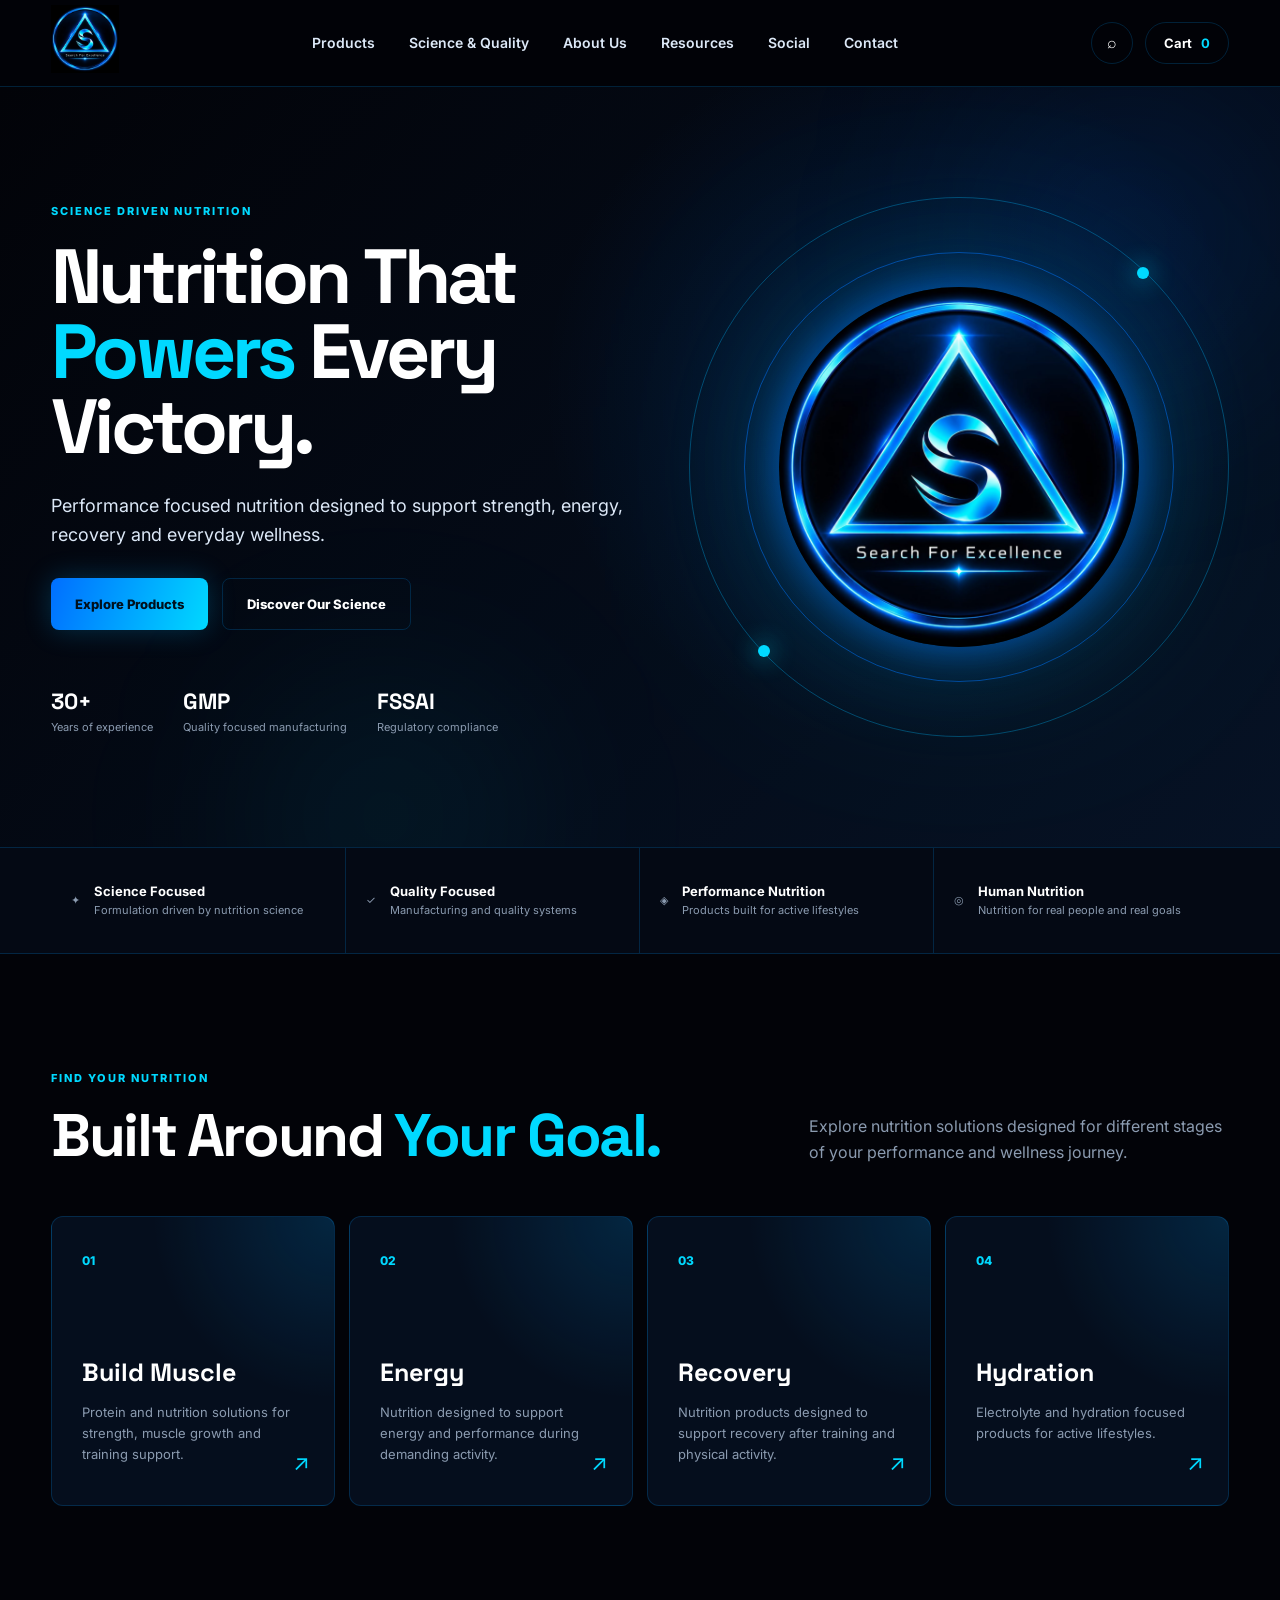
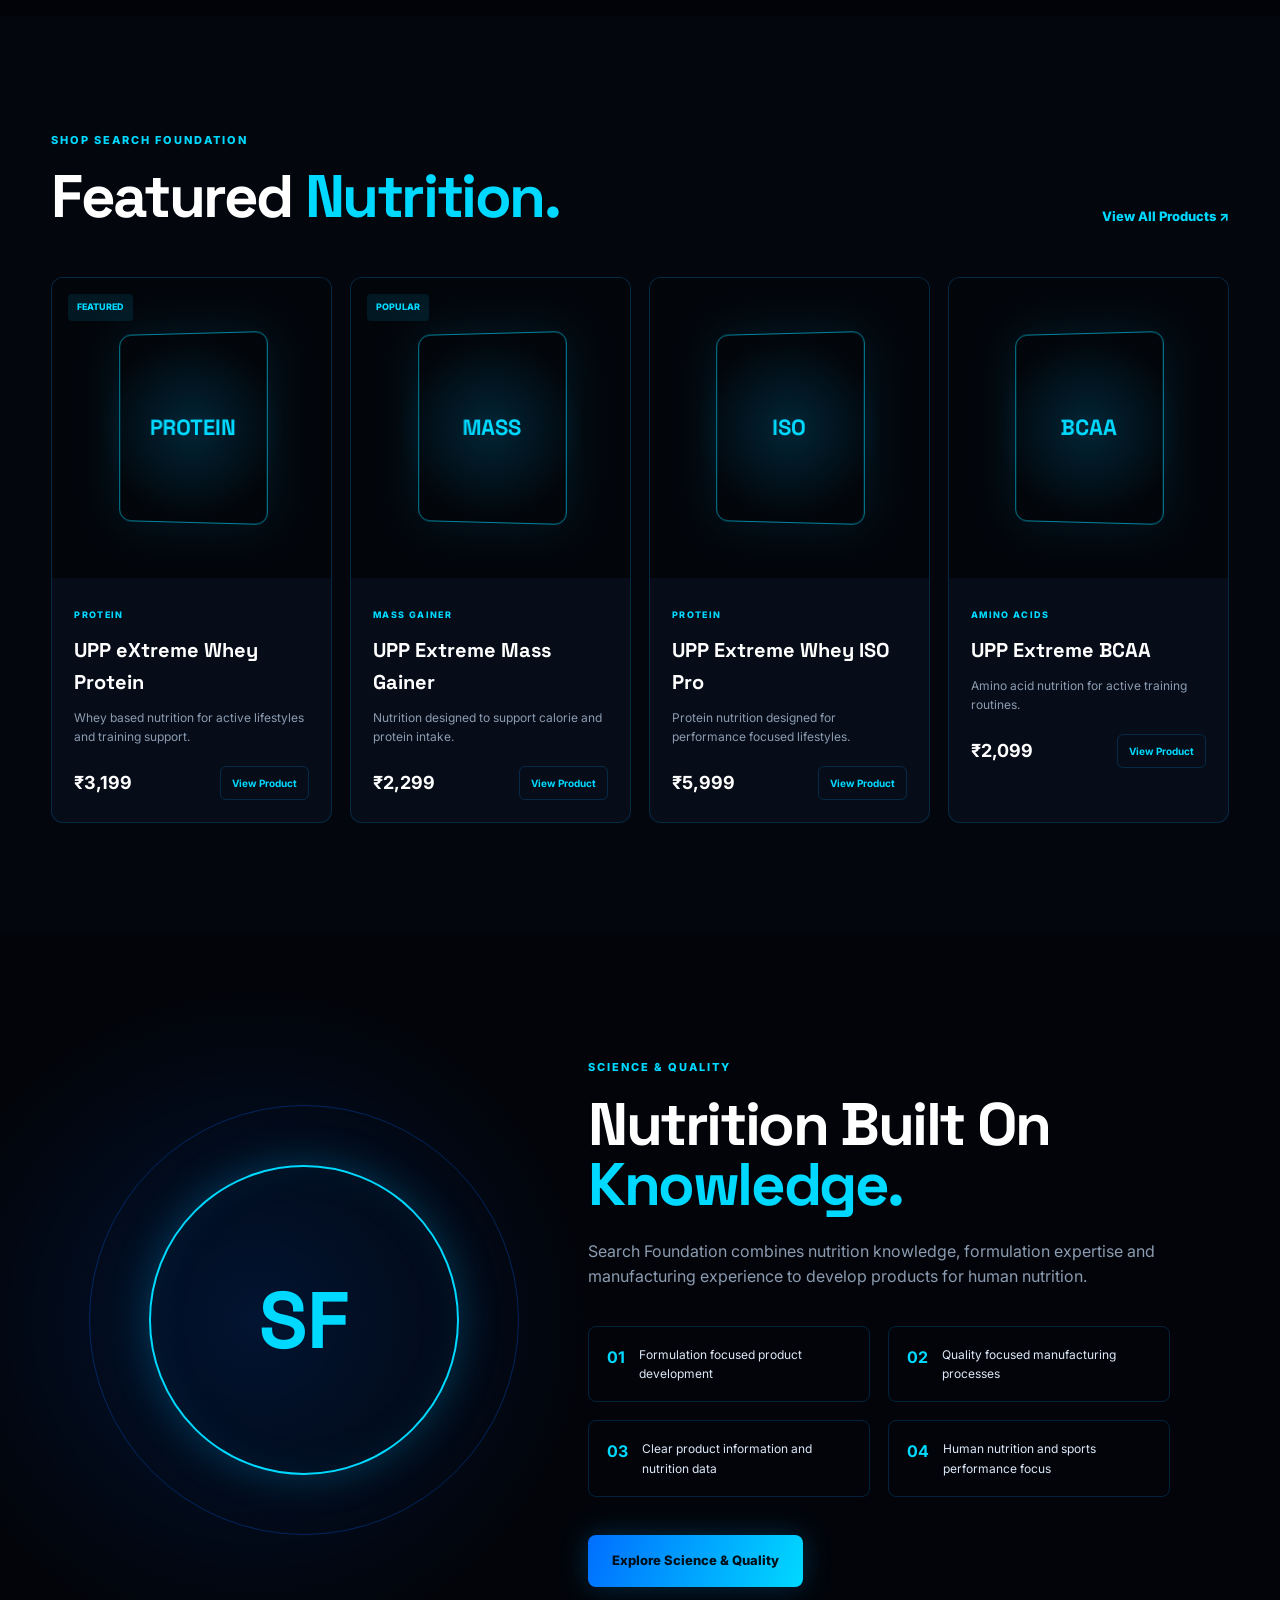
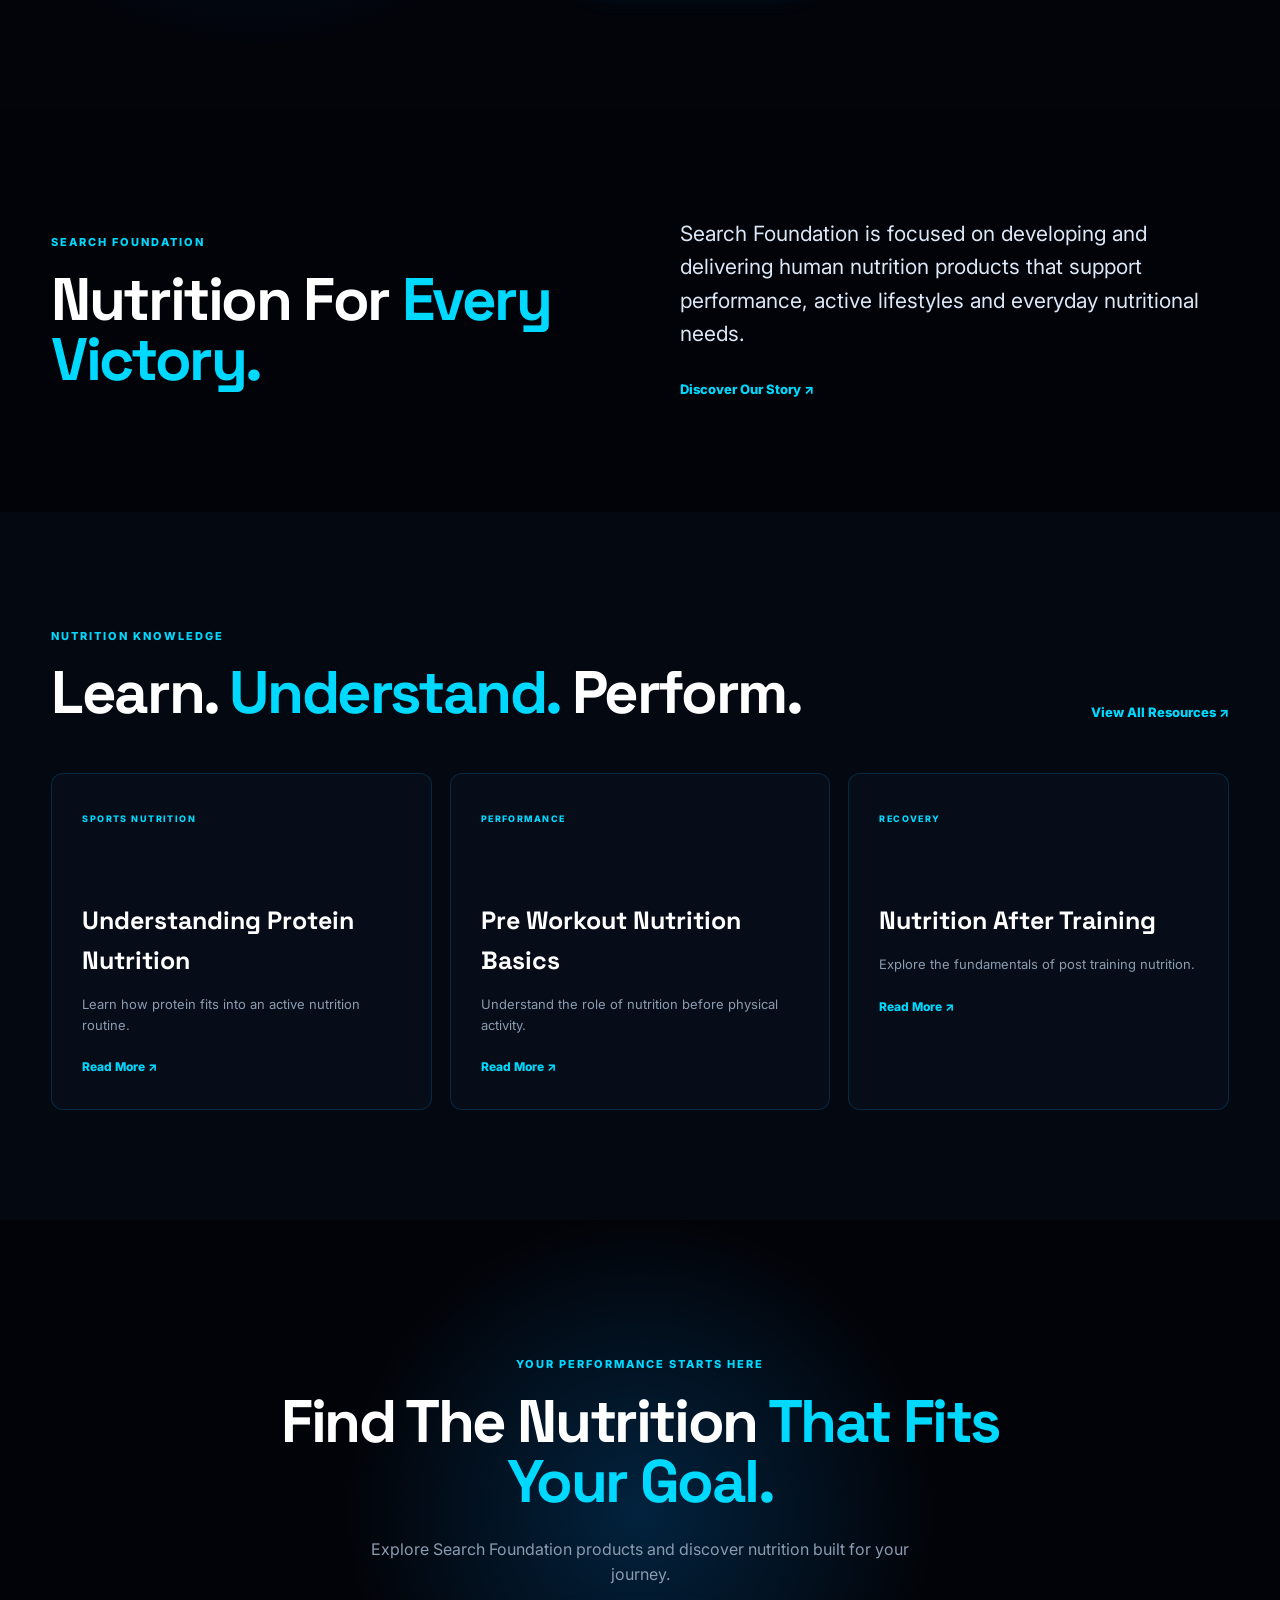
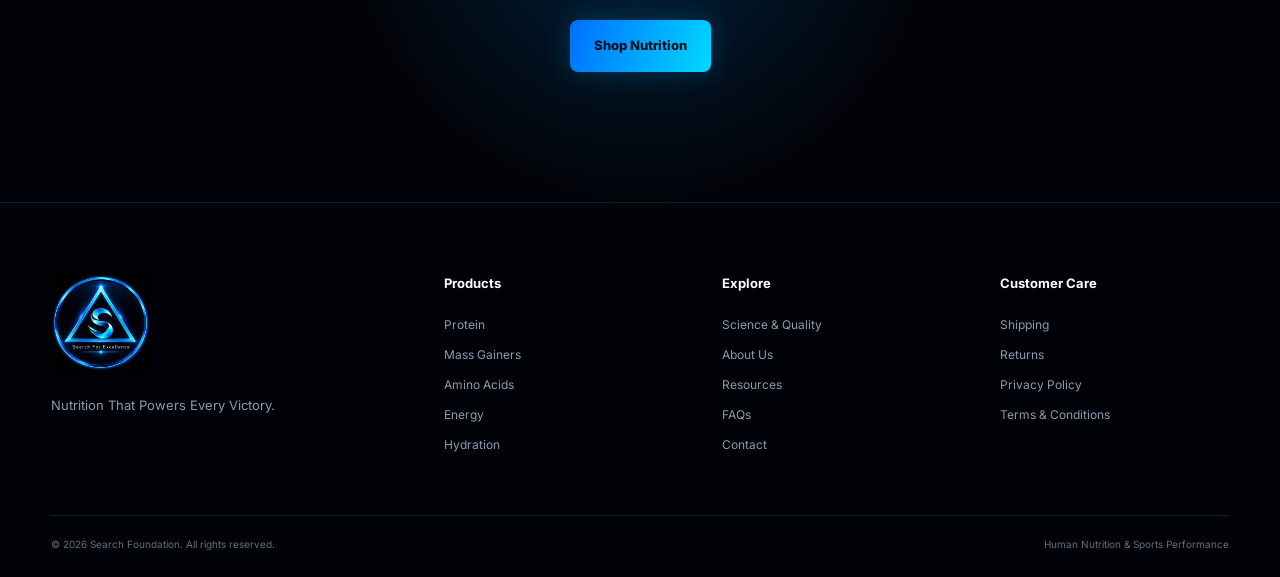
<file: index.html>
<!DOCTYPE html>
<html lang="en">
<head>
    <meta charset="UTF-8">

    <meta
        name="viewport"
        content="width=device-width, initial-scale=1.0"
    >

    <meta
        name="description"
        content="Search Foundation develops sports nutrition and human nutrition products designed to support performance, recovery, energy and everyday wellness."
    >

    <title>
        Search Foundation | Nutrition That Powers Every Victory
    </title>

    <link rel="preconnect" href="https://fonts.googleapis.com">

    <link
        href="https://fonts.googleapis.com/css2?family=Inter:wght@400;500;600;700;800&family=Space+Grotesk:wght@500;600;700&display=swap"
        rel="stylesheet"
    >

    <link
        rel="stylesheet"
        href="styles.css"
    >
</head>

<body>

    <!-- Header -->

    <header class="siteHeader">

        <div class="headerContainer">

            <a
                href="#"
                class="brand"
                aria-label="Search Foundation home"
            >
                <img
                    src="assets/sflogo.jpg"
                    alt="Search Foundation"
                    class="brandLogo"
                >
            </a>

            <nav class="desktopNav">

                <a href="products.html">Products</a>

                <a href="#science">Science & Quality</a>

                <a href="about.html">About Us</a>

                <a href="#resources">Resources</a>

                <a href="social.html">Social</a>

                <a href="#contact">Contact</a>

            </nav>

            <div class="headerActions">

                <button
                    class="iconButton"
                    aria-label="Search"
                    id="searchButton"
                >
                    ⌕
                </button>

                <a
                    href="products.html"
                    class="cartButton"
                >
                    Cart
                    <span class="cartCount">0</span>
                </a>

                <button
                    class="menuButton"
                    id="menuButton"
                    aria-label="Open menu"
                >
                    ☰
                </button>

            </div>

        </div>

        <!-- Mobile navigation -->

        <div
            class="mobileNav"
            id="mobileNav"
        >

            <a href="products.html">Products</a>

            <a href="#science">Science & Quality</a>

            <a href="#about">About Us</a>

            <a href="#resources">Resources</a>

            <a href="#contact">Contact</a>

        </div>

    </header>


    <!-- Hero -->

    <main>

        <section class="heroSection">

            <div class="heroGlow heroGlowOne"></div>
            <div class="heroGlow heroGlowTwo"></div>

            <div class="heroContainer">

                <div class="heroContent">

                    <span class="eyebrow">
                        SCIENCE DRIVEN NUTRITION
                    </span>

                    <h1>
                        Nutrition That
                        <span>Powers</span>
                        Every Victory.
                    </h1>

                    <p class="heroText">
                        Performance focused nutrition designed to support
                        strength, energy, recovery and everyday wellness.
                    </p>

                    <div class="heroActions">

                        <a
                            href="products.html"
                            class="primaryButton"
                        >
                            Explore Products
                        </a>

                        <a
                            href="#science"
                            class="secondaryButton"
                        >
                            Discover Our Science
                        </a>

                    </div>

                    <div class="heroTrust">

                        <div>
                            <strong>30+</strong>
                            <span>Years of experience</span>
                        </div>

                        <div>
                            <strong>GMP</strong>
                            <span>Quality focused manufacturing</span>
                        </div>

                        <div>
                            <strong>FSSAI</strong>
                            <span>Regulatory compliance</span>
                        </div>

                    </div>

                </div>


                <div class="heroVisual">

                    <div class="heroRing heroRingOuter"></div>

                    <div class="heroRing heroRingMiddle"></div>

                    <div class="heroProductGlow"></div>

                    <img
                        src="assets/sflogo.jpg"
                        alt="Search Foundation"
                        class="heroLogo"
                    >

                    <div class="heroOrbit orbitOne"></div>
                    <div class="heroOrbit orbitTwo"></div>

                </div>

            </div>

        </section>


        <!-- Trust strip -->

        <section class="trustSection">

            <div class="trustContainer">

                <div class="trustItem">
                    <span class="trustIcon">✦</span>
                    <div>
                        <strong>Science Focused</strong>
                        <span>Formulation driven by nutrition science</span>
                    </div>
                </div>

                <div class="trustItem">
                    <span class="trustIcon">✓</span>
                    <div>
                        <strong>Quality Focused</strong>
                        <span>Manufacturing and quality systems</span>
                    </div>
                </div>

                <div class="trustItem">
                    <span class="trustIcon">◈</span>
                    <div>
                        <strong>Performance Nutrition</strong>
                        <span>Products built for active lifestyles</span>
                    </div>
                </div>

                <div class="trustItem">
                    <span class="trustIcon">◎</span>
                    <div>
                        <strong>Human Nutrition</strong>
                        <span>Nutrition for real people and real goals</span>
                    </div>
                </div>

            </div>

        </section>


        <!-- Categories -->

        <section
            class="section"
            id="products"
        >

            <div class="sectionContainer">

                <div class="sectionHeading">

                    <div>

                        <span class="eyebrow">
                            FIND YOUR NUTRITION
                        </span>

                        <h2>
                            Built Around
                            <span>Your Goal.</span>
                        </h2>

                    </div>

                    <p>
                        Explore nutrition solutions designed for different
                        stages of your performance and wellness journey.
                    </p>

                </div>


                <div class="goalGrid">

                    <a
                        href="#"
                        class="goalCard"
                    >
                        <span class="goalNumber">01</span>

                        <h3>
                            Build Muscle
                        </h3>

                        <p>
                            Protein and nutrition solutions for strength,
                            muscle growth and training support.
                        </p>

                        <span class="cardArrow">↗</span>
                    </a>


                    <a
                        href="#"
                        class="goalCard"
                    >
                        <span class="goalNumber">02</span>

                        <h3>
                            Energy
                        </h3>

                        <p>
                            Nutrition designed to support energy and
                            performance during demanding activity.
                        </p>

                        <span class="cardArrow">↗</span>
                    </a>


                    <a
                        href="#"
                        class="goalCard"
                    >
                        <span class="goalNumber">03</span>

                        <h3>
                            Recovery
                        </h3>

                        <p>
                            Nutrition products designed to support recovery
                            after training and physical activity.
                        </p>

                        <span class="cardArrow">↗</span>
                    </a>


                    <a
                        href="#"
                        class="goalCard"
                    >
                        <span class="goalNumber">04</span>

                        <h3>
                            Hydration
                        </h3>

                        <p>
                            Electrolyte and hydration focused products for
                            active lifestyles.
                        </p>

                        <span class="cardArrow">↗</span>
                    </a>

                </div>

            </div>

        </section>


        <!-- Products -->

        <section class="productSection">

            <div class="sectionContainer">

                <div class="sectionHeading">

                    <div>

                        <span class="eyebrow">
                            SHOP SEARCH FOUNDATION
                        </span>

                        <h2>
                            Featured
                            <span>Nutrition.</span>
                        </h2>

                    </div>

                    <a
                        href="products.html"
                        class="textButton"
                    >
                        View All Products ↗
                    </a>

                </div>


                <div class="productGrid">

                    <article class="productCard">

                        <div class="productImage">

                            <span class="productBadge">
                                FEATURED
                            </span>

                            <div class="productPlaceholder">
                                PROTEIN
                            </div>

                        </div>

                        <div class="productInfo">

                            <span class="productCategory">
                                PROTEIN
                            </span>

                            <h3>
                                UPP eXtreme Whey Protein
                            </h3>

                            <p>
                                Whey based nutrition for active lifestyles
                                and training support.
                            </p>

                            <div class="productBottom">

                                <strong>
                                    ₹3,199
                                </strong>

                                <button
                                    class="smallButton"
                                >
                                    View Product
                                </button>

                            </div>

                        </div>

                    </article>


                    <article class="productCard">

                        <div class="productImage">

                            <span class="productBadge">
                                POPULAR
                            </span>

                            <div class="productPlaceholder">
                                MASS
                            </div>

                        </div>

                        <div class="productInfo">

                            <span class="productCategory">
                                MASS GAINER
                            </span>

                            <h3>
                                UPP Extreme Mass Gainer
                            </h3>

                            <p>
                                Nutrition designed to support calorie and
                                protein intake.
                            </p>

                            <div class="productBottom">

                                <strong>
                                    ₹2,299
                                </strong>

                                <button
                                    class="smallButton"
                                >
                                    View Product
                                </button>

                            </div>

                        </div>

                    </article>


                    <article class="productCard">

                        <div class="productImage">

                            <div class="productPlaceholder">
                                ISO
                            </div>

                        </div>

                        <div class="productInfo">

                            <span class="productCategory">
                                PROTEIN
                            </span>

                            <h3>
                                UPP Extreme Whey ISO Pro
                            </h3>

                            <p>
                                Protein nutrition designed for performance
                                focused lifestyles.
                            </p>

                            <div class="productBottom">

                                <strong>
                                    ₹5,999
                                </strong>

                                <button
                                    class="smallButton"
                                >
                                    View Product
                                </button>

                            </div>

                        </div>

                    </article>


                    <article class="productCard">

                        <div class="productImage">

                            <div class="productPlaceholder">
                                BCAA
                            </div>

                        </div>

                        <div class="productInfo">

                            <span class="productCategory">
                                AMINO ACIDS
                            </span>

                            <h3>
                                UPP Extreme BCAA
                            </h3>

                            <p>
                                Amino acid nutrition for active training
                                routines.
                            </p>

                            <div class="productBottom">

                                <strong>
                                    ₹2,099
                                </strong>

                                <button
                                    class="smallButton"
                                >
                                    View Product
                                </button>

                            </div>

                        </div>

                    </article>

                </div>

            </div>

        </section>


        <!-- Science -->

        <section
            class="scienceSection"
            id="science"
        >

            <div class="scienceGrid">

                <div class="scienceVisual">

                    <div class="scienceCircle">

                        <span>
                            SF
                        </span>

                    </div>

                    <div class="scienceLine"></div>

                </div>


                <div class="scienceContent">

                    <span class="eyebrow">
                        SCIENCE & QUALITY
                    </span>

                    <h2>
                        Nutrition Built On
                        <span>Knowledge.</span>
                    </h2>

                    <p>
                        Search Foundation combines nutrition knowledge,
                        formulation expertise and manufacturing experience
                        to develop products for human nutrition.
                    </p>

                    <div class="sciencePoints">

                        <div>
                            <strong>01</strong>
                            <span>
                                Formulation focused product development
                            </span>
                        </div>

                        <div>
                            <strong>02</strong>
                            <span>
                                Quality focused manufacturing processes
                            </span>
                        </div>

                        <div>
                            <strong>03</strong>
                            <span>
                                Clear product information and nutrition data
                            </span>
                        </div>

                        <div>
                            <strong>04</strong>
                            <span>
                                Human nutrition and sports performance focus
                            </span>
                        </div>

                    </div>

                    <a
                        href="#"
                        class="primaryButton"
                    >
                        Explore Science & Quality
                    </a>

                </div>

            </div>

        </section>


        <!-- About -->

        <section
            class="section"
            id="about"
        >

            <div class="aboutGrid">

                <div>

                    <span class="eyebrow">
                        SEARCH FOUNDATION
                    </span>

                    <h2>
                        Nutrition For
                        <span>Every Victory.</span>
                    </h2>

                </div>

                <div>

                    <p class="largeText">
                        Search Foundation is focused on developing and
                        delivering human nutrition products that support
                        performance, active lifestyles and everyday
                        nutritional needs.
                    </p>

                    <a
                        href="#"
                        class="textButton"
                    >
                        Discover Our Story ↗
                    </a>

                </div>

            </div>

        </section>


        <!-- Resources -->

        <section
            class="resourceSection"
            id="resources"
        >

            <div class="sectionContainer">

                <div class="sectionHeading">

                    <div>

                        <span class="eyebrow">
                            NUTRITION KNOWLEDGE
                        </span>

                        <h2>
                            Learn.
                            <span>Understand.</span>
                            Perform.
                        </h2>

                    </div>

                    <a
                        href="#"
                        class="textButton"
                    >
                        View All Resources ↗
                    </a>

                </div>


                <div class="resourceGrid">

                    <article class="resourceCard">

                        <span>
                            SPORTS NUTRITION
                        </span>

                        <h3>
                            Understanding Protein Nutrition
                        </h3>

                        <p>
                            Learn how protein fits into an active nutrition
                            routine.
                        </p>

                        <a href="#">
                            Read More ↗
                        </a>

                    </article>


                    <article class="resourceCard">

                        <span>
                            PERFORMANCE
                        </span>

                        <h3>
                            Pre Workout Nutrition Basics
                        </h3>

                        <p>
                            Understand the role of nutrition before physical
                            activity.
                        </p>

                        <a href="#">
                            Read More ↗
                        </a>

                    </article>


                    <article class="resourceCard">

                        <span>
                            RECOVERY
                        </span>

                        <h3>
                            Nutrition After Training
                        </h3>

                        <p>
                            Explore the fundamentals of post training
                            nutrition.
                        </p>

                        <a href="#">
                            Read More ↗
                        </a>

                    </article>

                </div>

            </div>

        </section>


        <!-- CTA -->

        <section class="ctaSection">

            <div class="ctaGlow"></div>

            <div class="ctaContent">

                <span class="eyebrow">
                    YOUR PERFORMANCE STARTS HERE
                </span>

                <h2>
                    Find The Nutrition
                    <span>That Fits Your Goal.</span>
                </h2>

                <p>
                    Explore Search Foundation products and discover
                    nutrition built for your journey.
                </p>

                <a
                    href="products.html"
                    class="primaryButton"
                >
                    Shop Nutrition
                </a>

            </div>

        </section>

    </main>


    <!-- Footer -->

    <footer
        class="siteFooter"
        id="contact"
    >

        <div class="footerContainer">

            <div class="footerBrand">

                <img
                    src="assets/sflogo.jpg"
                    alt="Search Foundation"
                >

                <p>
                    Nutrition That Powers Every Victory.
                </p>

            </div>


            <div class="footerColumn">

                <h4>
                    Products
                </h4>

                <a href="#">Protein</a>
                <a href="#">Mass Gainers</a>
                <a href="#">Amino Acids</a>
                <a href="#">Energy</a>
                <a href="#">Hydration</a>

            </div>


            <div class="footerColumn">

                <h4>
                    Explore
                </h4>

                <a href="#science">Science & Quality</a>
                <a href="#about">About Us</a>
                <a href="#resources">Resources</a>
                <a href="#">FAQs</a>
                <a href="#">Contact</a>

            </div>


            <div class="footerColumn">

                <h4>
                    Customer Care
                </h4>

                <a href="#">Shipping</a>
                <a href="#">Returns</a>
                <a href="#">Privacy Policy</a>
                <a href="#">Terms & Conditions</a>

            </div>

        </div>


        <div class="footerBottom">

            <span>
                © 2026 Search Foundation. All rights reserved.
            </span>

            <span>
                Human Nutrition & Sports Performance
            </span>

        </div>

    </footer>


    <script src="script.js"></script>

</body>
</html>
</file>
<file: styles.css>
:root {
    --black: #020308;
    --deepBlack: #05070d;
    --navy: #071426;
    --blue: #006eff;
    --electricBlue: #008cff;
    --cyan: #00d9ff;
    --lightCyan: #7df4ff;
    --white: #ffffff;
    --softWhite: #dce8f7;
    --muted: #8b9bb0;
    --border: rgba(0, 154, 255, 0.2);
    --card: rgba(7, 20, 38, 0.72);

    --maxWidth: 1240px;
}


* {
    margin: 0;
    padding: 0;
    box-sizing: border-box;
}


html {
    scroll-behavior: smooth;
}


body {
    font-family: "Inter", sans-serif;
    background: var(--black);
    color: var(--white);
    line-height: 1.6;
    overflow-x: hidden;
}


a {
    color: inherit;
    text-decoration: none;
}


button {
    font: inherit;
}


.siteHeader {
    position: sticky;
    top: 0;
    z-index: 1000;
    background: rgba(2, 3, 8, 0.86);
    backdrop-filter: blur(18px);
    border-bottom: 1px solid var(--border);
}


.headerContainer {
    width: min(92%, var(--maxWidth));
    height: 86px;
    margin: auto;
    display: flex;
    align-items: center;
    justify-content: space-between;
}


.brandLogo {
    width: 68px;
    height: 68px;
    object-fit: contain;
}


.desktopNav {
    display: flex;
    align-items: center;
    gap: 34px;
}


.desktopNav a {
    color: var(--softWhite);
    font-size: 14px;
    font-weight: 600;
    transition: 0.25s ease;
}


.desktopNav a:hover {
    color: var(--cyan);
}


.headerActions {
    display: flex;
    align-items: center;
    gap: 12px;
}


.iconButton,
.menuButton {
    width: 42px;
    height: 42px;
    border: 1px solid var(--border);
    border-radius: 50%;
    background: transparent;
    color: var(--white);
    cursor: pointer;
}


.cartButton {
    border: 1px solid var(--border);
    padding: 10px 18px;
    border-radius: 30px;
    font-size: 13px;
    font-weight: 700;
}


.cartCount {
    margin-left: 6px;
    color: var(--cyan);
}


.menuButton {
    display: none;
}


.mobileNav {
    display: none;
}


.heroSection {
    min-height: 760px;
    position: relative;
    overflow: hidden;
    background:
        radial-gradient(circle at 70% 40%, rgba(0, 109, 255, 0.16), transparent 35%),
        linear-gradient(135deg, #020308, #061225);
}


.heroContainer {
    width: min(92%, var(--maxWidth));
    min-height: 760px;
    margin: auto;
    display: grid;
    grid-template-columns: 1.05fr 0.95fr;
    align-items: center;
    gap: 40px;
}


.heroContent {
    position: relative;
    z-index: 2;
}


.eyebrow {
    display: inline-block;
    margin-bottom: 18px;
    color: var(--cyan);
    font-size: 11px;
    font-weight: 800;
    letter-spacing: 0.18em;
}


.heroContent h1 {
    max-width: 720px;
    font-family: "Space Grotesk", sans-serif;
    font-size: clamp(48px, 6vw, 82px);
    line-height: 0.98;
    letter-spacing: -0.05em;
}


.heroContent h1 span,
.sectionHeading h2 span,
.scienceContent h2 span,
.aboutGrid h2 span,
.ctaContent h2 span {
    color: var(--cyan);
}


.heroText {
    max-width: 590px;
    margin: 28px 0;
    color: var(--softWhite);
    font-size: 18px;
}


.heroActions {
    display: flex;
    flex-wrap: wrap;
    gap: 14px;
}


.primaryButton,
.secondaryButton {
    display: inline-flex;
    align-items: center;
    justify-content: center;
    min-height: 52px;
    padding: 0 24px;
    border-radius: 8px;
    font-size: 13px;
    font-weight: 800;
    transition: 0.25s ease;
}


.primaryButton {
    background: linear-gradient(110deg, var(--blue), var(--cyan));
    color: #00101c;
    box-shadow: 0 0 28px rgba(0, 174, 255, 0.24);
}


.primaryButton:hover {
    transform: translateY(-2px);
    box-shadow: 0 0 40px rgba(0, 174, 255, 0.4);
}


.secondaryButton {
    border: 1px solid var(--border);
    color: var(--white);
}


.secondaryButton:hover {
    border-color: var(--cyan);
    color: var(--cyan);
}


.heroTrust {
    display: flex;
    gap: 30px;
    margin-top: 54px;
}


.heroTrust div {
    display: flex;
    flex-direction: column;
}


.heroTrust strong {
    font-family: "Space Grotesk", sans-serif;
    font-size: 22px;
}


.heroTrust span {
    color: var(--muted);
    font-size: 11px;
}


.heroVisual {
    position: relative;
    height: 560px;
    display: grid;
    place-items: center;
}


.heroLogo {
    position: relative;
    z-index: 3;
    width: min(360px, 70%);
    border-radius: 50%;
    box-shadow:
        0 0 40px rgba(0, 113, 255, 0.6),
        0 0 120px rgba(0, 207, 255, 0.18);
}


.heroRing {
    position: absolute;
    border: 1px solid rgba(0, 190, 255, 0.32);
    border-radius: 50%;
}


.heroRingOuter {
    width: 540px;
    height: 540px;
}


.heroRingMiddle {
    width: 430px;
    height: 430px;
    border-color: rgba(0, 110, 255, 0.5);
}


.heroProductGlow {
    position: absolute;
    width: 260px;
    height: 260px;
    background: var(--cyan);
    filter: blur(130px);
    opacity: 0.22;
}


.heroOrbit {
    position: absolute;
    width: 12px;
    height: 12px;
    border-radius: 50%;
    background: var(--cyan);
    box-shadow: 0 0 24px var(--cyan);
}


.orbitOne {
    top: 80px;
    right: 80px;
}


.orbitTwo {
    bottom: 90px;
    left: 70px;
}


.heroGlow {
    position: absolute;
    border-radius: 50%;
    filter: blur(100px);
}


.heroGlowOne {
    width: 300px;
    height: 300px;
    right: 0;
    top: 0;
    background: rgba(0, 100, 255, 0.14);
}


.heroGlowTwo {
    width: 260px;
    height: 260px;
    left: 20%;
    bottom: -100px;
    background: rgba(0, 220, 255, 0.08);
}


.trustSection {
    border-top: 1px solid var(--border);
    border-bottom: 1px solid var(--border);
    background: #040914;
}


.trustContainer {
    width: min(92%, var(--maxWidth));
    margin: auto;
    display: grid;
    grid-template-columns: repeat(4, 1fr);
}


.trustItem {
    min-height: 105px;
    padding: 20px;
    display: flex;
    align-items: center;
    gap: 14px;
    border-right: 1px solid var(--border);
}


.trustItem:last-child {
    border-right: 0;
}


.trustIcon {
    color: var(--cyan);
    font-size: 22px;
}


.trustItem div {
    display: flex;
    flex-direction: column;
}


.trustItem strong {
    font-size: 13px;
}


.trustItem span {
    color: var(--muted);
    font-size: 11px;
}


.section {
    padding: 110px 0;
}


.sectionContainer {
    width: min(92%, var(--maxWidth));
    margin: auto;
}


.sectionHeading {
    display: flex;
    justify-content: space-between;
    align-items: end;
    gap: 40px;
    margin-bottom: 50px;
}


.sectionHeading h2,
.scienceContent h2,
.aboutGrid h2,
.ctaContent h2 {
    font-family: "Space Grotesk", sans-serif;
    font-size: clamp(38px, 5vw, 60px);
    line-height: 1;
    letter-spacing: -0.04em;
}


.sectionHeading p {
    max-width: 420px;
    color: var(--muted);
}


.goalGrid {
    display: grid;
    grid-template-columns: repeat(4, 1fr);
    gap: 14px;
}


.goalCard {
    position: relative;
    min-height: 290px;
    padding: 30px;
    overflow: hidden;
    background:
        radial-gradient(circle at 100% 0, rgba(0, 162, 255, 0.16), transparent 45%),
        var(--card);
    border: 1px solid var(--border);
    border-radius: 12px;
    transition: 0.3s ease;
}


.goalCard:hover {
    transform: translateY(-5px);
    border-color: rgba(0, 213, 255, 0.6);
}


.goalNumber {
    color: var(--cyan);
    font-size: 12px;
    font-weight: 800;
}


.goalCard h3 {
    margin-top: 80px;
    font-family: "Space Grotesk", sans-serif;
    font-size: 25px;
}


.goalCard p {
    margin-top: 10px;
    color: var(--muted);
    font-size: 13px;
}


.cardArrow {
    position: absolute;
    right: 24px;
    bottom: 24px;
    color: var(--cyan);
    font-size: 22px;
}


.productSection {
    padding: 110px 0;
    background: #03060d;
}


.textButton {
    color: var(--cyan);
    font-size: 13px;
    font-weight: 800;
}


.productGrid {
    display: grid;
    grid-template-columns: repeat(4, 1fr);
    gap: 18px;
}


.productCard {
    overflow: hidden;
    background: #070d18;
    border: 1px solid var(--border);
    border-radius: 12px;
}


.productImage {
    height: 300px;
    position: relative;
    display: grid;
    place-items: center;
    background:
        radial-gradient(circle, rgba(0, 182, 255, 0.18), transparent 45%),
        #02050a;
}


.productBadge {
    position: absolute;
    top: 16px;
    left: 16px;
    padding: 6px 9px;
    border-radius: 4px;
    background: rgba(0, 200, 255, 0.1);
    color: var(--cyan);
    font-size: 9px;
    font-weight: 800;
}


.productPlaceholder {
    width: 150px;
    height: 190px;
    display: grid;
    place-items: center;
    border: 1px solid rgba(0, 216, 255, 0.6);
    border-radius: 12px;
    color: var(--cyan);
    font-family: "Space Grotesk", sans-serif;
    font-size: 22px;
    font-weight: 700;
    transform: perspective(500px) rotateY(-8deg);
    box-shadow: 0 0 50px rgba(0, 190, 255, 0.12);
}


.productInfo {
    padding: 22px;
}


.productCategory {
    color: var(--cyan);
    font-size: 9px;
    font-weight: 800;
    letter-spacing: 0.15em;
}


.productInfo h3 {
    margin-top: 8px;
    font-family: "Space Grotesk", sans-serif;
    font-size: 20px;
}


.productInfo p {
    margin: 10px 0 20px;
    color: var(--muted);
    font-size: 12px;
}


.productBottom {
    display: flex;
    justify-content: space-between;
    align-items: center;
}


.productBottom strong {
    font-size: 18px;
}


.smallButton {
    border: 1px solid var(--border);
    border-radius: 6px;
    padding: 8px 11px;
    background: transparent;
    color: var(--cyan);
    font-size: 10px;
    font-weight: 700;
    cursor: pointer;
}


.scienceSection {
    padding: 120px 5%;
    background:
        radial-gradient(circle at 20% 50%, rgba(0, 104, 255, 0.16), transparent 30%),
        #02040a;
}


.scienceGrid {
    width: min(92%, 1240px);
    margin: auto;
    display: grid;
    grid-template-columns: 0.8fr 1.2fr;
    align-items: center;
    gap: 90px;
}


.scienceVisual {
    position: relative;
    height: 500px;
    display: grid;
    place-items: center;
}


.scienceCircle {
    width: 310px;
    height: 310px;
    border: 2px solid var(--cyan);
    border-radius: 50%;
    display: grid;
    place-items: center;
    box-shadow:
        0 0 40px rgba(0, 193, 255, 0.25),
        inset 0 0 40px rgba(0, 193, 255, 0.08);
}


.scienceCircle span {
    font-family: "Space Grotesk", sans-serif;
    font-size: 80px;
    font-weight: 700;
    color: var(--cyan);
}


.scienceLine {
    position: absolute;
    width: 430px;
    height: 430px;
    border: 1px solid rgba(0, 100, 255, 0.3);
    border-radius: 50%;
}


.scienceContent > p {
    max-width: 650px;
    margin: 24px 0 36px;
    color: var(--muted);
}


.sciencePoints {
    display: grid;
    grid-template-columns: 1fr 1fr;
    gap: 18px;
    margin-bottom: 38px;
}


.sciencePoints div {
    display: flex;
    gap: 14px;
    padding: 18px;
    border: 1px solid var(--border);
    border-radius: 8px;
}


.sciencePoints strong {
    color: var(--cyan);
}


.sciencePoints span {
    color: var(--softWhite);
    font-size: 12px;
}


.aboutGrid {
    width: min(92%, var(--maxWidth));
    margin: auto;
    display: grid;
    grid-template-columns: 1fr 1fr;
    gap: 80px;
    align-items: center;
}


.largeText {
    color: var(--softWhite);
    font-size: 21px;
    line-height: 1.6;
    margin-bottom: 25px;
}


.resourceSection {
    padding: 110px 0;
    background: #040810;
}


.resourceGrid {
    display: grid;
    grid-template-columns: repeat(3, 1fr);
    gap: 18px;
}


.resourceCard {
    min-height: 290px;
    padding: 30px;
    border: 1px solid var(--border);
    border-radius: 12px;
    background: #070d18;
}


.resourceCard > span {
    color: var(--cyan);
    font-size: 9px;
    font-weight: 800;
    letter-spacing: 0.16em;
}


.resourceCard h3 {
    margin: 70px 0 14px;
    font-family: "Space Grotesk", sans-serif;
    font-size: 25px;
}


.resourceCard p {
    color: var(--muted);
    font-size: 13px;
}


.resourceCard a {
    display: inline-block;
    margin-top: 22px;
    color: var(--cyan);
    font-size: 12px;
    font-weight: 800;
}


.ctaSection {
    position: relative;
    padding: 130px 20px;
    text-align: center;
    overflow: hidden;
    background:
        radial-gradient(circle at center, rgba(0, 147, 255, 0.22), transparent 42%),
        #020308;
}


.ctaContent {
    position: relative;
    z-index: 2;
    max-width: 800px;
    margin: auto;
}


.ctaContent p {
    max-width: 580px;
    margin: 25px auto 32px;
    color: var(--muted);
}


.siteFooter {
    background: #010207;
    border-top: 1px solid var(--border);
    padding: 70px 0 25px;
}


.footerContainer {
    width: min(92%, var(--maxWidth));
    margin: auto;
    display: grid;
    grid-template-columns: 1.5fr repeat(3, 1fr);
    gap: 50px;
}


.footerBrand img {
    width: 100px;
}


.footerBrand p {
    max-width: 250px;
    margin-top: 15px;
    color: var(--muted);
    font-size: 13px;
}


.footerColumn {
    display: flex;
    flex-direction: column;
    gap: 11px;
}


.footerColumn h4 {
    margin-bottom: 10px;
    color: var(--white);
    font-size: 13px;
}


.footerColumn a {
    color: var(--muted);
    font-size: 12px;
}


.footerColumn a:hover {
    color: var(--cyan);
}


.footerBottom {
    width: min(92%, var(--maxWidth));
    margin: 60px auto 0;
    padding-top: 20px;
    border-top: 1px solid var(--border);
    display: flex;
    justify-content: space-between;
    gap: 20px;
    color: #617086;
    font-size: 10px;
}


@media (max-width: 1000px) {

    .desktopNav {
        display: none;
    }

    .menuButton {
        display: block;
    }

    .mobileNav {
        padding: 20px 5%;
        border-top: 1px solid var(--border);
        background: var(--deepBlack);
    }

    .mobileNav.active {
        display: flex;
        flex-direction: column;
        gap: 18px;
    }

    .mobileNav a {
        color: var(--softWhite);
        font-size: 14px;
        font-weight: 600;
    }

    .heroContainer {
        grid-template-columns: 1fr;
        padding: 80px 0;
    }

    .heroVisual {
        height: 430px;
    }

    .heroRingOuter {
        width: 400px;
        height: 400px;
    }

    .heroRingMiddle {
        width: 320px;
        height: 320px;
    }

    .goalGrid,
    .productGrid {
        grid-template-columns: repeat(2, 1fr);
    }

    .trustContainer {
        grid-template-columns: repeat(2, 1fr);
    }

    .scienceGrid,
    .aboutGrid {
        grid-template-columns: 1fr;
        gap: 50px;
    }

    .footerContainer {
        grid-template-columns: 1fr 1fr;
    }
}


@media (max-width: 600px) {

    .headerContainer {
        height: 72px;
    }

    .brandLogo {
        width: 55px;
        height: 55px;
    }

    .cartButton {
        display: none;
    }

    .heroSection,
    .heroContainer {
        min-height: auto;
    }

    .heroContainer {
        padding: 80px 0 50px;
    }

    .heroContent h1 {
        font-size: 48px;
    }

    .heroText {
        font-size: 15px;
    }

    .heroTrust {
        display: grid;
        grid-template-columns: 1fr 1fr;
        gap: 18px;
    }

    .heroVisual {
        height: 350px;
    }

    .heroLogo {
        width: 230px;
    }

    .heroRingOuter {
        width: 330px;
        height: 330px;
    }

    .heroRingMiddle {
        width: 270px;
        height: 270px;
    }

    .trustContainer {
        grid-template-columns: 1fr;
    }

    .trustItem {
        border-right: 0;
        border-bottom: 1px solid var(--border);
    }

    .section,
    .productSection,
    .scienceSection,
    .resourceSection {
        padding: 75px 0;
    }

    .sectionHeading {
        display: block;
    }

    .sectionHeading p {
        margin-top: 20px;
    }

    .goalGrid,
    .productGrid,
    .resourceGrid,
    .sciencePoints {
        grid-template-columns: 1fr;
    }

    .scienceVisual {
        height: 350px;
    }

    .scienceCircle {
        width: 230px;
        height: 230px;
    }

    .scienceCircle span {
        font-size: 60px;
    }

    .scienceLine {
        width: 300px;
        height: 300px;
    }

    .footerContainer {
        grid-template-columns: 1fr 1fr;
        gap: 35px 20px;
    }

    .footerBrand {
        grid-column: 1 / -1;
    }

    .footerBottom {
        display: block;
    }

    .footerBottom span {
        display: block;
        margin-bottom: 8px;
    }
}
</file>
